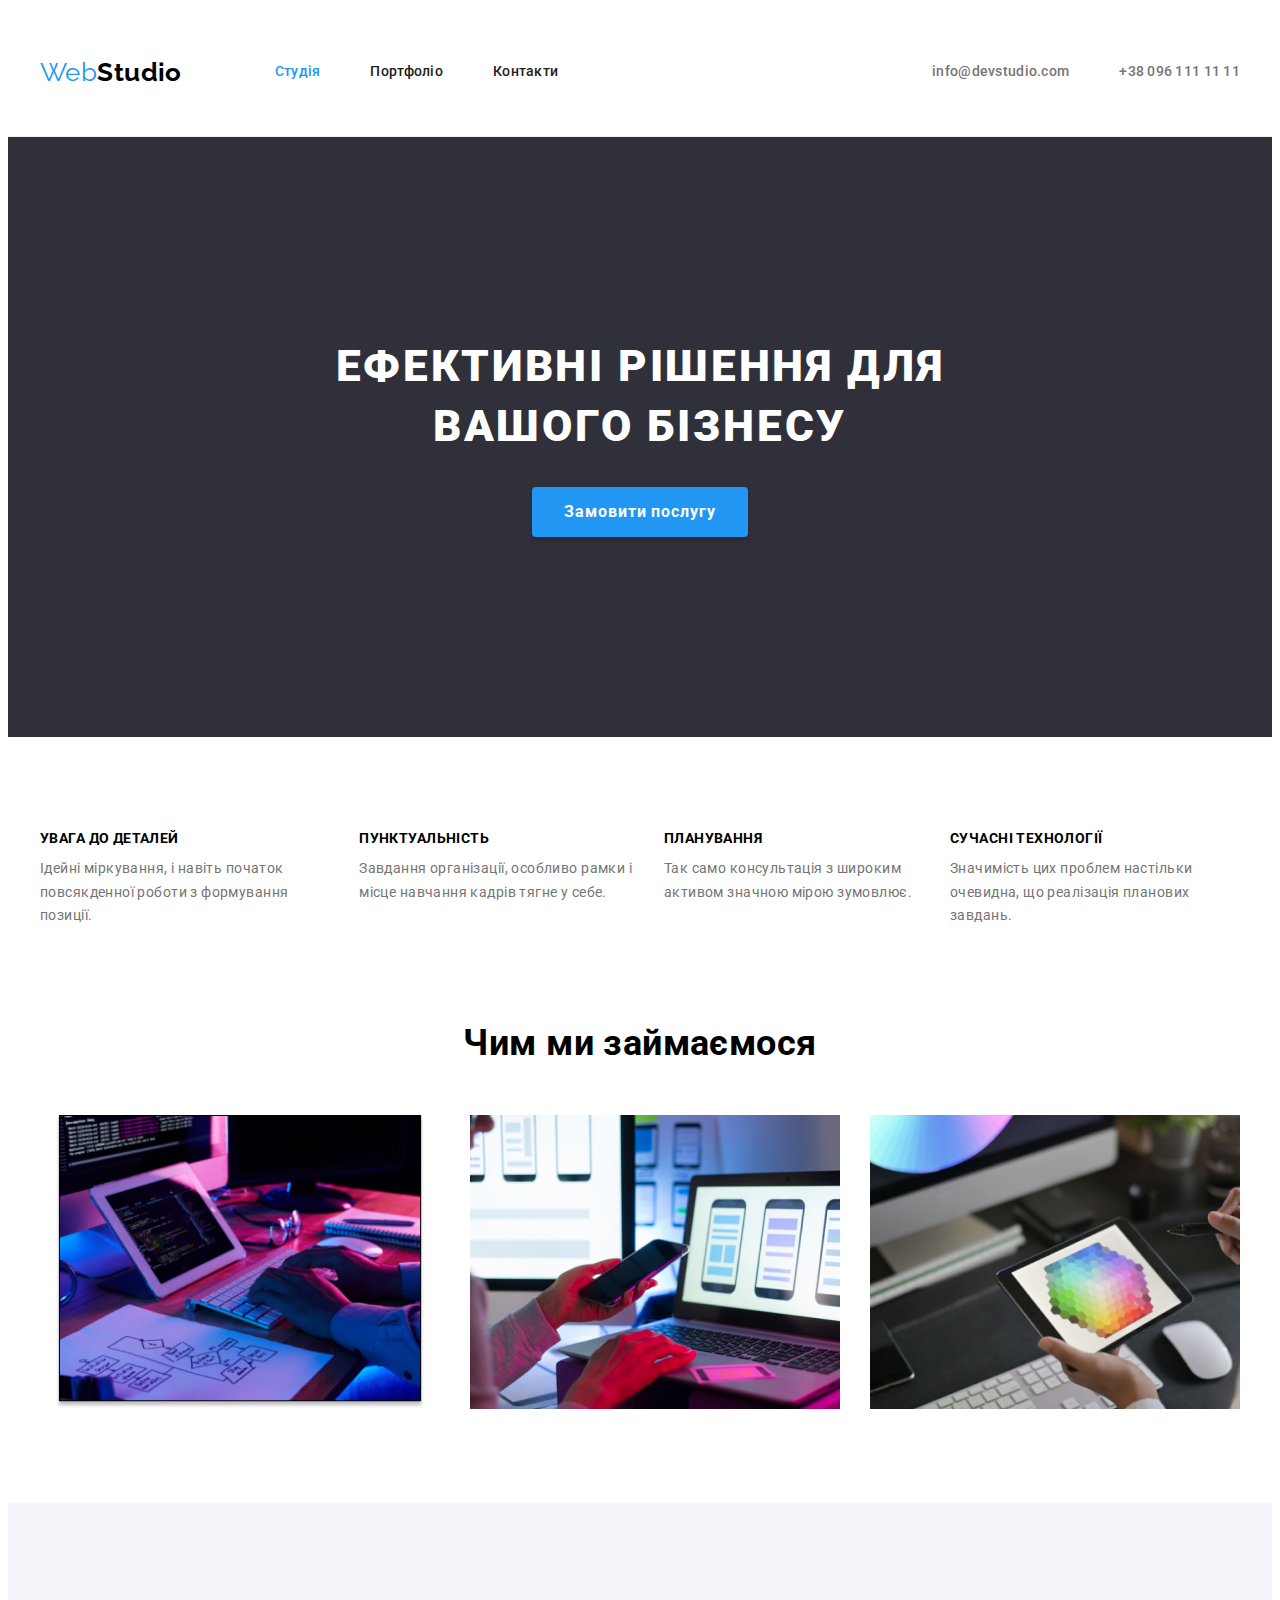
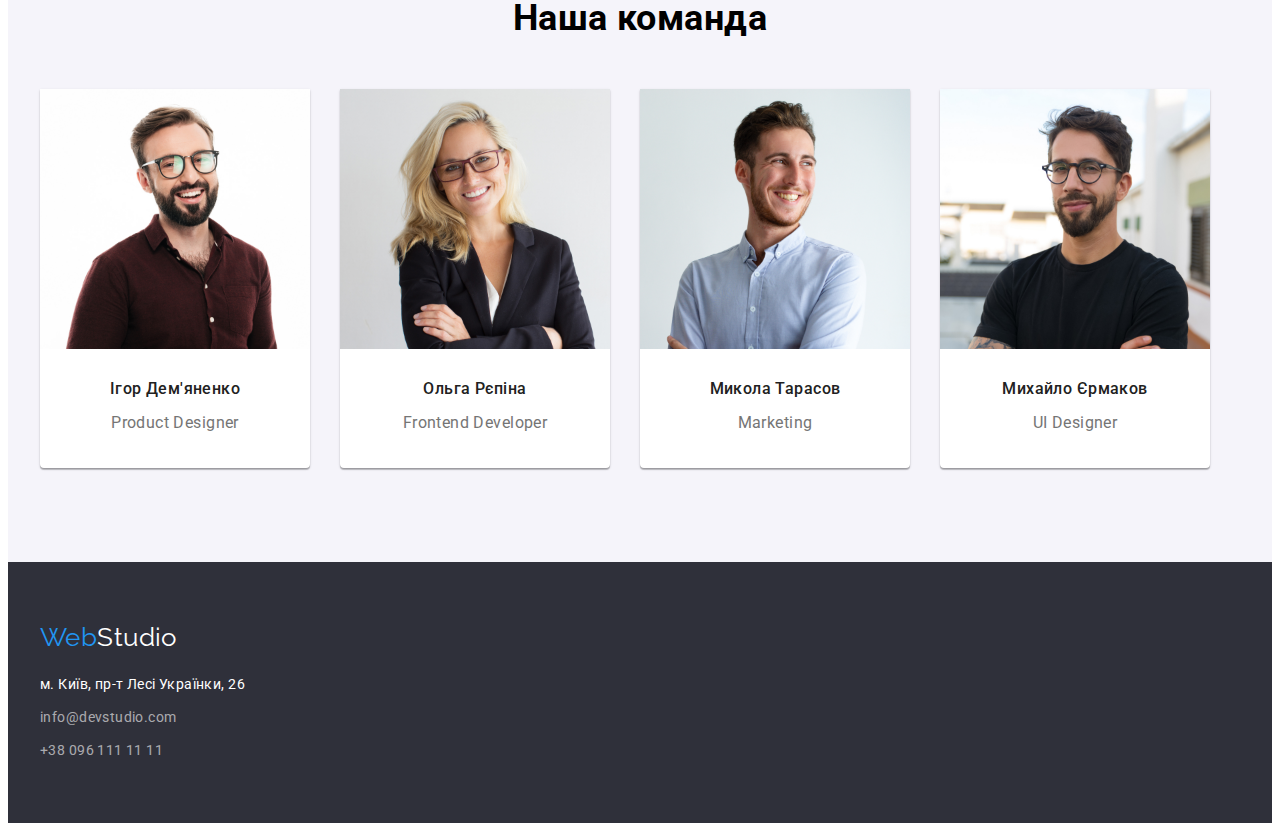
<file: index.html>
<!DOCTYPE html>
<html lang="uk">
  <head>
    <meta charset="UTF-8">
    <meta http-equiv="X-UA-Compatible" content="IE=edge">
    <meta name="viewport" content="width=device-width, initial-scale=1.0">
    <title>Студія</title>
    <link rel="preconnect" href="https://fonts.googleapis.com">
    <link rel="preconnect" href="https://fonts.gstatic.com" crossorigin>
    <link href="https://fonts.googleapis.com/css2?family=Raleway:wght@700&family=Roboto:wght@400;500;700;900&display=swap"
      rel="stylesheet">
    <link rel="stylesheet" href="https://cdnjs.cloudflare.com/ajax/libs/modern-normalize/1.1.0/modern-normalize.min.css"
      integrity="sha512-wpPYUAdjBVSE4KJnH1VR1HeZfpl1ub8YT/NKx4PuQ5NmX2tKuGu6U/JRp5y+Y8XG2tV+wKQpNHVUX03MfMFn9Q=="
      crossorigin="anonymous" referrerpolicy="no-referrer">
    <link rel="stylesheet" href="./css/styles.css">
  </head>
  <body>
    <header class="header">
      <div class="container header-container">
        <nav class="nav">
          <a class="logo" href="./index.html" lang="en"
            >Web<span class="logo-web">Studio</span></a
          >
          <ul class="nav-link-list list">
            <li><a href="./index.html" class="nav-link current">Студія</a></li>
            <li><a href="./portfolio.html" class="nav-link">Портфоліо</a></li>
            <li><a href="" class="nav-link">Контакти</a></li>
          </ul>
        </nav>
        <ul class="nav-link-contact">
          <li>
            <a class="contact-link" href="mailto:info@devstudio.com">
              info@devstudio.com</a>
          </li>
          <li>
            <a class="contact-link" href="tel:+380961111111"
              >+38 096 111 11 11</a
            >
          </li>
        </ul>
      </div>
    </header>
    <main>
      <section class="hero section">
        <div class="container container-hero">
          <h1 class="hero-title">Ефективні рішення для вашого бізнесу</h1>
          <button class="button" type="button">Замовити послугу</button>
        </div>
      </section>
      <section class="section">
        <div class="container">
          <h2 class="visually-hidden">Переваги</h2>
          <ul class="list advantage-list">
            <li class="advantage-item">
              <h3 class="advantage-title">УВАГА ДО ДЕТАЛЕЙ</h3>
              <p class="advantage-text">
                Ідейні міркування, і навіть початок повсякденної роботи з
                формування позиції.
              </p>
            </li>
            <li>
              <h3 class="advantage-title">ПУНКТУАЛЬНІСТЬ</h3>
              <p class="advantage-text">
                Завдання організації, особливо рамки і місце навчання кадрів
                тягне у себе.
              </p>
            </li>
            <li>
              <h3 class="advantage-title">ПЛАНУВАННЯ</h3>
              <p class="advantage-text">
                Так само консультація з широким активом значною мірою зумовлює.
              </p>
            </li>
            <li>
              <h3 class="advantage-title">СУЧАСНІ ТЕХНОЛОГІЇ</h3>
              <p class="advantage-text">
                Значимість цих проблем настільки очевидна, що реалізація
                планових завдань.
              </p>
            </li>
          </ul>
        </div>
      </section>
      <section class="section about-us">
        <div class="container">
          <h2 class="section-title">Чим ми займаємося</h2>
          <ul class="about list">
            <li class="section-photo">
              <img src="./images/about-1.jpg" alt="планшет, клавіатура, мишка" width="370" height="294">
            </li>
            <li>
              <img src="./images/about-2.jpg" alt="телефон" width="370" height="294">
            </li>
            <li>
              <img src="./images/about-3.jpg" alt="планшет, палітра кольорів" width="370" height="294">
            </li>
          </ul>
        </div>
      </section>
      <section class="team section">
        <div class="container">
          <h2 class="section-title">Наша команда</h2>
          <ul class="our-team list">
            <li class="team-list">
              <img src="./images/team-1.jpg" alt="Ігор Дем'яненко" width="270" height="260">
              <div class="team-content">
                <h3 class="team-name">Ігор Дем'яненко</h3>
                <p class="team-position" lang="en">Product Designer</p>
              </div>
            </li>
            <li class="team-list">
              <img src="./images/team-2.jpg" alt="Ольга Рєпіна" width="270" height="260">
              <div class="team-content">
                <h3 class="team-name">Ольга Рєпіна</h3>
                <p class="team-position" lang="en">Frontend Developer</p>
              </div>
            </li>
            <li class="team-list">
              <img src="./images/team-3.jpg" alt="Микола Тарасов" width="270" height="260">
              <div class="team-content">
                <h3 class="team-name">Микола Тарасов</h3>
                <p class="team-position" lang="en">Marketing</p>
              </div>
            </li>
            <li class="team-list">
              <img src="./images/team-4.jpg" alt="Михайло Єрмаков" width="270" height="260">
              <div class="team-content">
                <h3 class="team-name">Михайло Єрмаков</h3>
                <p class="team-position" lang="en">UI Designer</p>
              </div>
            </li>
          </ul>
        </div>
      </section>
    </main>
    <footer class="footer">
      <div class="container">
        <a class="logo" href="./index.html" lang="en"
          >Web<span class="logo-studio-white">Studio</span></a
        >
        <address class="address">
          <ul class="list">
            <li class="address-info">
              <a
                class="footer-address"
                href="https://goo.gl/maps/BVRUFuVAuVkGGyoq6"
                target="_blank"
                rel="noopener noreferrer nofollow"
                >м. Київ, пр-т Лесі Українки, 26</a
              >
            </li>
            <li class="address-info">
              <a class="footer-contact-link" href="mailto:info@devstudio.com"
                >info@devstudio.com</a
              >
            </li>
            <li class="address-info">
              <a class="footer-contact-link" href="tel:+380961111111"
                >+38 096 111 11 11</a
              >
            </li>
          </ul>
        </address>
      </div>
    </footer>
  </body>
</html>
</file>
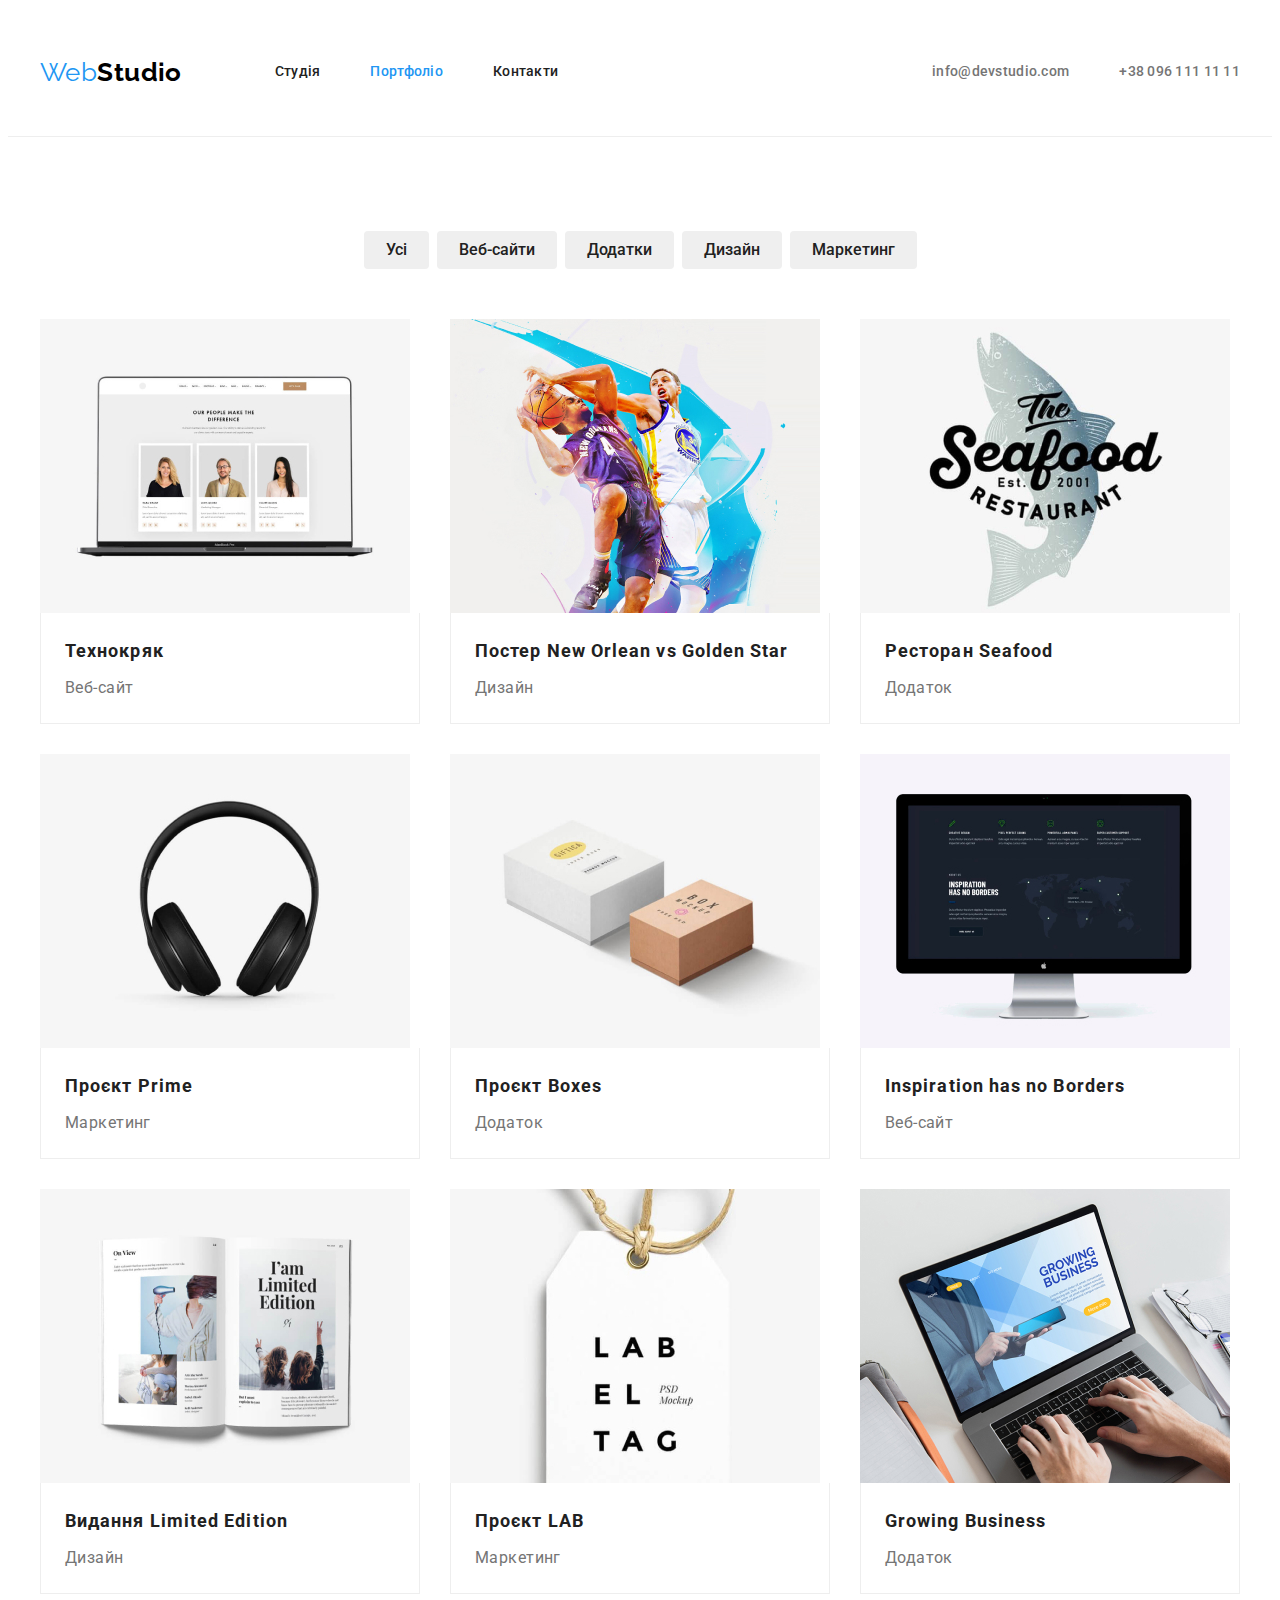
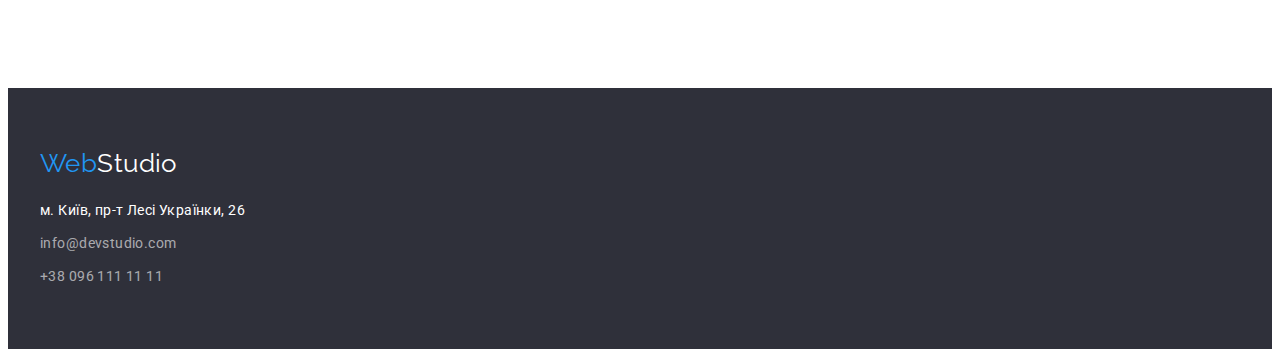
<file: portfolio.html>
<!DOCTYPE html>
<html lang="uk">
  <head>
    <meta charset="UTF-8">
    <meta http-equiv="X-UA-Compatible" content="IE=edge">
    <meta name="viewport" content="width=device-width, initial-scale=1.0">
    <title>Портфоліо</title>
    <link rel="preconnect" href="https://fonts.googleapis.com">
    <link rel="preconnect" href="https://fonts.gstatic.com" crossorigin>
    <link href="https://fonts.googleapis.com/css2?family=Raleway:wght@700&family=Roboto:wght@400;500;700;900&display=swap" rel="stylesheet">
    <link rel="stylesheet" href="https://cdnjs.cloudflare.com/ajax/libs/modern-normalize/1.1.0/modern-normalize.min.css" integrity="sha512-wpPYUAdjBVSE4KJnH1VR1HeZfpl1ub8YT/NKx4PuQ5NmX2tKuGu6U/JRp5y+Y8XG2tV+wKQpNHVUX03MfMFn9Q==" crossorigin="anonymous" referrerpolicy="no-referrer">
    <link rel="stylesheet" href="./css/styles.css">
  </head>
  <body>
    <header class="header">
      <div class="container header-container">
        <nav class="nav">
          <a class="logo" href="./index.html" lang="en"
            >Web<span class="logo-web">Studio</span></a
          >
          <ul class="nav-link-list list">
            <li><a href="./index.html" class="nav-link">Студія</a></li>
            <li>
              <a href="./portfolio.html" class="nav-link current">Портфоліо</a>
            </li>
            <li><a href="" class="nav-link">Контакти</a></li>
          </ul>
        </nav>
        <ul class="nav-link-contact">
          <li>
            <a class="contact-link" href="mailto:info@devstudio.com"
              >info@devstudio.com</a
            >
          </li>
          <li>
            <a class="contact-link" href="tel:+380961111111"
              >+38 096 111 11 11</a
            >
          </li>
        </ul>
      </div>
    </header>
    <main>
      <!-- навігація сторінки -->

      <section class="section section-button">
        <div class="container">
          <h1 class="visually-hidden">Навігація сторінки</h1>
          <ul class="filter-buttons list">
            <li class="filter-button-item">
              <button class="btn" type="button">Усі</button>
            </li>
            <li class="filter-button-item">
              <button class="btn" type="button">Веб-сайти</button>
            </li>
            <li class="filter-button-item">
              <button class="btn" type="button">Додатки</button>
            </li>
            <li class="filter-button-item">
              <button class="btn" type="button">Дизайн</button>
            </li>
            <li class="filter-button-item">
              <button class="btn" type="button">Маркетинг</button>
            </li>
          </ul>

          <!-- контент сторінки -->
          <ul class="project-list list">
            <li class="project-list-item">
              <img src="./images/technoquack.jpg" alt="Технокряк" width="370" height="294">
              <div class="portfolio-text">
                <h2 class="project-title">Технокряк</h2>
                <p class="project-description">Веб-сайт</p>
              </div>
            </li>
            <li class="project-list-item">
              <img src="./images/poster-new-orlean.jpg" alt="poster new orlean" width="370" height="294">
              <div class="portfolio-text">
                <h2 class="project-title">Постер New Orlean vs Golden Star</h2>
                <p class="project-description">Дизайн</p>
              </div>
            </li>
            <li class="project-list-item">
              <img src="./images/seafood.jpg" alt="Ресторан Seafood" width="370" height="294">
              <div class="portfolio-text">
                <h2 class="project-title">Ресторан Seafood</h2>
                <p class="project-description">Додаток</p>
              </div>
            </li>
            <li class="project-list-item">
              <img src="./images/pr.jpg" alt="prime" width="370" height="294">
              <div class="portfolio-text">
                <h2 class="project-title">Проєкт Prime</h2>
                <p class="project-description">Маркетинг</p>
              </div>
            </li>
            <li class="project-list-item">
              <img src="./images/cartons.jpg" alt="boxes" width="370" height="294">
              <div class="portfolio-text">
                <h2 class="project-title"> Проєкт Boxes</h2>
                <p class="project-description">Додаток</p>
              </div>
            </li>
            <li class="project-list-item">
              <img src="./images/inspiration-has-no-borders.jpg" alt="InspirationhasnoBorders" width="370" height="294">
              <div class="portfolio-text">
                <h2 class="project-title">Inspiration has no Borders</h2>
                <p class="project-description">Веб-сайт</p>
              </div>
            </li>
            <li class="project-list-item">
              <img src="./images/limited-edition.jpg" alt="ВиданняLimitedEdition" width="370" height="294">
              <div class="portfolio-text">
                <h2 class="project-title">Видання Limited Edition</h2>
                <p class="project-description">Дизайн</p>
              </div>
            </li>
            <li class="project-list-item">
              <img src="./images/project-lab.jpg" alt="lab" width="370" height="294">
              <div class="portfolio-text">
                <h2 class="project-title">Проєкт LAB</h2>
                <p class="project-description">Маркетинг</p>
              </div>
            </li>
            <li class="project-list-item">
              <img src="./images/growing-business.jpg" alt="GrowingBusiness" width="370" height="294">
              <div class="portfolio-text">
                <h2 class="project-title">Growing Business</h2>
                <p class="project-description">Додаток</p>
              </div>
            </li>
          </ul>
        </div>
      </section>
    </main>
    
    <!--контакти-->

    <footer class="footer">
      <div class="container">
        <a class="logo" href="./index.html" lang="en"
          >Web<span class="logo-studio-white">Studio</span></a
        >
        <address class="address">
          <ul class="list">
            <li class="address-info">
              <a
                class="footer-address"
                href="https://goo.gl/maps/BVRUFuVAuVkGGyoq6"
                target="_blank"
                rel="noopener noreferrer nofollow"
                >м. Київ, пр-т Лесі Українки, 26</a
              >
            </li>
            <li class="address-info">
              <a class="footer-contact-link" href="mailto:info@devstudio.com"
                >info@devstudio.com</a
              >
            </li>
            <li class="address-info">
              <a class="footer-contact-link" href="tel:+380961111111"
                >+38 096 111 11 11</a
              >
            </li>
          </ul>
        </address>
      </div>
    </footer>
  </body>
</html>
</file>
<file: css/styles.css>
:root {
  --background-color: #ffffff;
  --second-text-color: #2196f3;
  --owner-text-color: #757575;
  --font-main-color: #212121;
  --buttons-color: #F5F4FA;
  --background-footer-color: #2f303a;
  --main-font: "Roboto", sans-serif;
  --border-color: #eeeeee;
}

body {
  font-family: var(--main-font);
  background-color: var(--background-color);
  letter-spacing: 0.03em;
  font-size: 14px;
  line-height: 1.14;
}

.list {
  list-style: none;
  padding: 0;
  margin: 0;
}


h1,
h2,
h3,
h4,
h5,
h6,
p {
  padding: 0;
  border: 0;
  margin: 0;
}

ul {
  margin: 0;
  padding-left: 0;
  list-style: none;
}

.container {
  width: 1200px;
  padding-left: 15px;
  padding-right: 15px;
  margin: 0 auto;
}

img {
  display: block;
  max-width: 100%;
}

/* ----------------шапка сторінки---------------- */

.header {
  background-color: var(--background-color);
  display: flex;
}

.header>.container {
  display: flex;
  align-items: center;
}

.nav {
  display: flex;
}

.nav-link-list {
  display: flex;
  align-items: center;
  gap: 50px;
}

.nav-link-contact {
  display: flex;
  margin-left: auto;
  gap: 50px;
}


.header {
  height: 80px;
  padding: 24px 0;
  border-bottom: 1px solid var(--border-color);
}
  
.logo {
  text-decoration: var(--text-decoration);
  font-family: "Raleway", sans-serif;
  font-size: 26px;
  line-height: 1.19;
  color: var(--second-text-color);
  margin-right: 93px;
}

.logo-web {
  color: #000000;
  font-weight: 700;
}

.contact-link,
.nav-link {
  font-weight: 500;
  letter-spacing: 0.02em;
  color: var(--font-main-color);
  text-decoration: var(--text-decoration);
}

.contact-link {
  color: var(--owner-text-color);
  text-decoration: var(--text-decoration);
}

.header a:hover,
.header a:focus {
  color: var(--second-text-color);
}

.nav-link.current,
.contact-link.current {
  color: var(--second-text-color);
}
/* ----------------замовити послугу---------------- */

.section {
  padding: 94px 0;
}

.hero {
  background-color: var(--background-footer-color);
  text-align: center;
  padding-top: 200px;
  padding-bottom: 200px;
}

.container-hero {
  display: block;
  text-align: center;
}

.hero-title {
  font-weight: 900;
  font-size: 44px;
  line-height: 1.36;
  text-align: center;
  letter-spacing: 0.06em;
  text-transform: uppercase;
  color: var(--background-color);
  width: 696px;
  margin-bottom: 30px;
  margin-left: auto;
  margin-right: auto;
  text-align: center;
}

.button {
  background-color: var(--second-text-color);
  color: var(--background-color);
  box-shadow: 0px 4px 4px rgba(0, 0, 0, 0.15);
  font-weight: 700;
  font-size: 16px;
  line-height: 1.88;
  cursor: pointer;
  font-family: inherit;
  border: 0;
  border-radius: 4px;
  letter-spacing: 0.06em;
  border: 1px solid transparent;
  min-width: 216px;
  height: 50px;
  margin: 0 auto;
  text-align: center;
  display: inline-block;
}

.button:hover,
.button:focus {
  background-color: var(--second-text-color);
}

/* ----------------Переваги---------------- */
.visually-hidden {
  position: absolute;
  width: 1px;
  height: 1px;
  margin: -1px;
  border: 0;
  padding: 0;
  white-space: nowrap;
  clip-path: inset(100%);
  clip: rect(0 0 0 0);
  overflow: hidden;
}

.advantage-list {
  display: flex;
  gap: 29px;
}

.advantages-item {
  display: flex;
  width: 270px;
}

.advantages-item:first-child {
  margin-left: 0;
}

.advantage-title {
  text-transform: uppercase;
  font-size: inherit;
  margin-bottom: 10px;
  font-weight: 700;
  line-height: 1.14;
  text-transform: uppercase;
}

.advantage-text {
  color: var(--owner-text-color);
  line-height: 1.71;
}
.about {
  display: flex;
  flex-wrap: wrap;
  gap: 30px;
}

.about-us {
  padding-top: 0;
}

.section-photo {
  margin: auto;
}

/* ----------------Наша команда---------------- */

.team {
  background: #f5f4fa;
}

.team-content {
  padding: 30px 0 30px 0;
} 

.section-title {
  font-size: 36px;
  line-height: 1.17;
  text-align: center;
  margin-bottom: 50px;
}

.team-name{
  font-weight: 500;
  font-size: 16px;
  line-height: 1.19;
  text-align: center;
  color: var(--font-main-color);
  margin-bottom: 10px;
}

.team-position {
  font-size: 16px;
  line-height: 1.88;
  color: var(--owner-text-color);
  text-align: center;
}
.team-list {
  background: #ffffff;
  box-shadow: 0px 1px 3px rgba(0, 0, 0, 0.12), 0px 1px 1px rgba(0, 0, 0, 0.14), 0px 2px 1px rgba(0, 0, 0, 0.2);
  border-radius: 0px 0px 4px 4px;
}

.our-team {
  display: flex;
  gap: 30px;
}

/* ----------------Підвал---------------- */
.footer {
  background: var(--background-footer-color);
  padding-top: 60px;
  padding-bottom: 60px;
}

.footer .logo {
  display: inline-block;
  margin-right: 0px;
  margin-bottom: 20px;
}

.logo-studio-white {
  color: var(--background-color);
}

.footer-address {
  font-style: normal;
  text-decoration: none;
  line-height: 1.71;
  color: var(--background-color);
  display: block;
}

.address-info:not(:last-child) {
  margin-bottom: 9px;
}

.footer-contact-link {
  font-style: normal;
  text-decoration: none;
  line-height: 1.71;
  color: rgba(255, 255, 255, 0.6);
  margin-bottom: 9px;
}

.footer-contact-link:hover,
.footer-contact-link:focus {
  color: var(--second-text-color);
}

/* ----------------шапка сторінки---------------- */

.header {
  background-color: var(--background-color);
}

/* ----------------навігація сторінки---------------- */

.btn {
  background-color: var(buttons-color);
  color: var(--font-main-color);
  font-family: inherit;
  font-weight: 500;
  font-size: 16px;
  line-height: 1.62;
  text-align: center;
  cursor: pointer;
  padding: 0;
  border-radius: 4px;
  display: inline-block;
  padding: 6px 22px;
  border: none;
}

.filter-buttons {
  display: flex;
  justify-content: center;
  margin-bottom: 50px;
}

.filter-button-item:not(:last-child) {
  margin-right: 8px;
}
.btn:hover,
.btn:focus {
  background-color: var(--second-text-color);
  color: var(--background-color);
}

/* ----------------контент сторінки---------------- */

.project-list {
  display: flex;
  flex-wrap: wrap;
  gap: 30px;
}

.project-list-item {
  display: block;
  width: calc((100% - 60px) / 3);
}

.portfolio-text {
  padding: 20px 24px;
  border: 1px;
  border-style: solid;
  border-top-width: 0;
  border-top-style: hidden;
  border-color: var(--border-color);
}

.project-title {
  font-size: 18px;
  line-height: 2;
  letter-spacing: 0.06em;
  color: var(--font-main-color);
  margin-bottom: 4px;
}

.project-description {
  font-size: 16px;
  line-height: 1.88;
  color: var(--owner-text-color);
}
</file>
